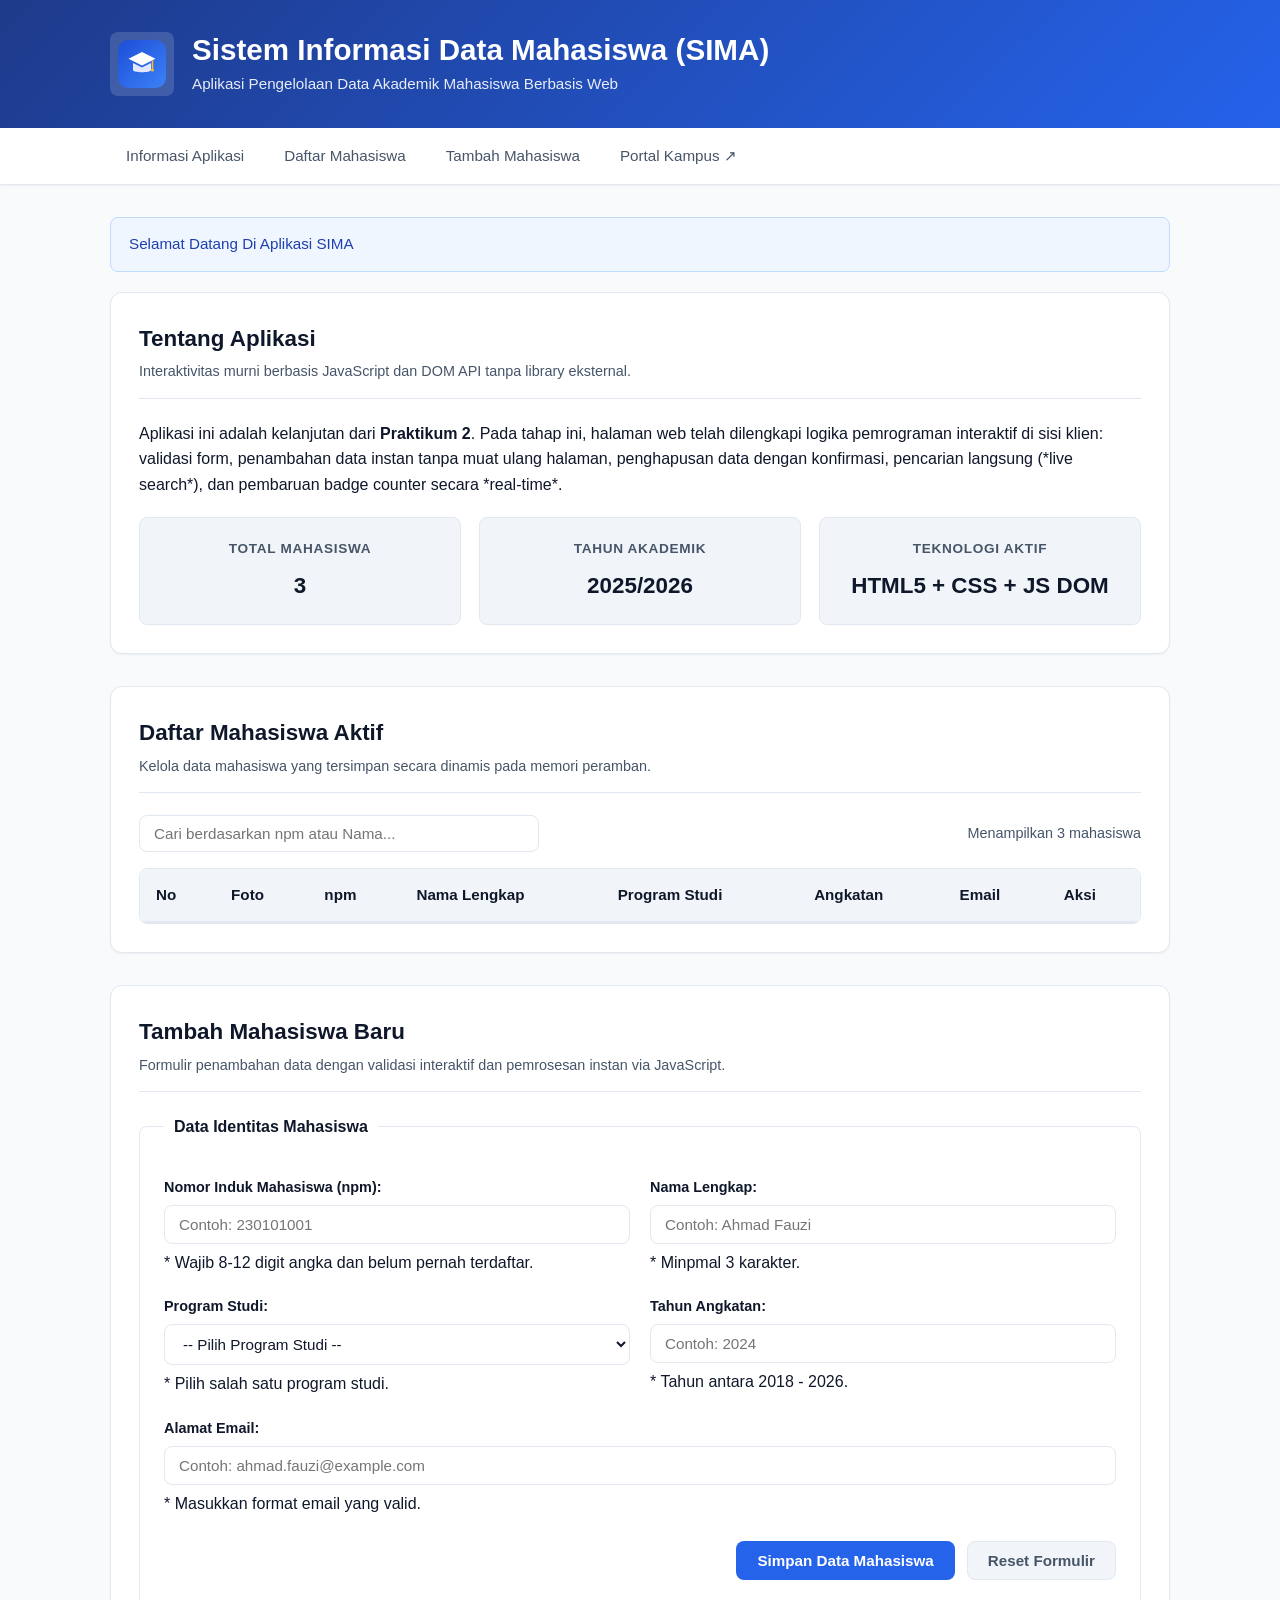
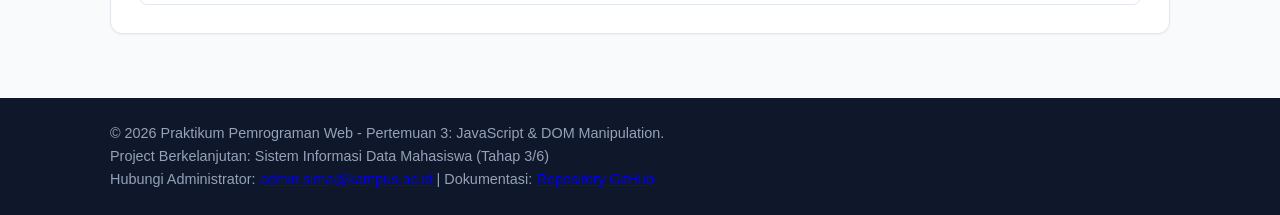
<file: index.html>
<!DOCTYPE html>
<html lang="id">
<head>
    <meta charset="UTF-8">
    <meta name="viewport" content="width=device-width, initial-scale=1.0">
    <title>Sistem Informasi Data Mahasiswa - Praktikum 3</title>
    <link rel="stylesheet" href="style.css">
</head>
<body>

    <!-- 1. Header Aplikasi -->
    <header class="site-header">
        <div class="container header-brand">
            <a href="index.html" class="brand-logo" title="Beranda SIMA">
                <img src="img/logo-sima.svg" alt="Logo Resmi SIMA Kampus" width="48" height="48">
            </a>
            <div>
                <h1>Sistem Informasi Data Mahasiswa (SIMA)</h1>
                <p>Aplikasi Pengelolaan Data Akademik Mahasiswa Berbasis Web</p>
            </div>
        </div>
    </header>

    <!-- 2. Navigation Bar Sticky -->
    <nav class="site-nav">
        <div class="container">
            <ul>
                <li><a href="#informasi">Informasi Aplikasi</a></li>
                <li><a href="#daftar-mahasiswa">Daftar Mahasiswa</a></li>
                <li><a href="#form-tambah">Tambah Mahasiswa</a></li>
                <li><a href="https://kampus.ac.id" target="_blank" rel="noopener noreferrer">Portal Kampus &UpperRightArrow;</a></li>
            </ul>
        </div>
    </nav>

    <!-- Konten Utama Halaman -->
    <main>
        <div class="container">

            <!-- Kotak Notifikasi Alert Dinamis (dikontrol oleh JS) -->
            <div id="alert-box" class="alert-box" role="alert"></div>

            <!-- 3. Section Informasi Aplikasi -->
            <section id="informasi" class="content-section">
                <div class="section-header">
                    <h2>Tentang Aplikasi</h2>
                    <p>Interaktivitas murni berbasis JavaScript dan DOM API tanpa library eksternal.</p>
                </div>
                <p>
                    Aplikasi ini adalah kelanjutan dari <strong>Praktikum 2</strong>. Pada tahap ini, 
                    halaman web telah dilengkapi logika pemrograman interaktif di sisi klien: validasi form, 
                    penambahan data instan tanpa muat ulang halaman, penghapusan data dengan konfirmasi, 
                    pencarian langsung (*live search*), dan pembaruan badge counter secara *real-time*.
                </p>

                <div class="info-grid">
                    <article class="info-card">
                        <h3>Total Mahasiswa</h3>
                        <p id="total-mahasiswa-badge" class="counter-highlight">3</p>
                    </article>
                    <article class="info-card">
                        <h3>Tahun Akademik</h3>
                        <p>2025/2026</p>
                    </article>
                    <article class="info-card">
                        <h3>Teknologi Aktif</h3>
                        <p>HTML5 + CSS + JS DOM</p>
                    </article>
                </div>
            </section>

            <!-- 4. Section Daftar Mahasiswa, Toolbar Pencarian & 5. Tabel Data -->
            <section id="daftar-mahasiswa" class="content-section">
                <div class="section-header">
                    <h2>Daftar Mahasiswa Aktif</h2>
                    <p>Kelola data mahasiswa yang tersimpan secara dinamis pada memori peramban.</p>
                </div>

                <!-- Toolbar Pencarian dan Ringkasan Jumlah -->
                <div class="table-toolbar">
                    <div class="search-box">
                        <input 
                            type="search" 
                            id="input-search" 
                            class="search-input" 
                            placeholder="Cari berdasarkan npm atau Nama...">
                    </div>
                    <div id="total-mahasiswa-info" class="status-summary">
                        Menampilkan 3 mahasiswa
                    </div>
                </div>

                <!-- Tabel Data Responsif -->
                <div class="table-responsive">
                    <table class="data-table">
                        <thead>
                            <tr>
                                <th>No</th>
                                <th>Foto</th>
                                <th>npm</th>
                                <th>Nama Lengkap</th>
                                <th>Program Studi</th>
                                <th>Angkatan</th>
                                <th>Email</th>
                                <th>Aksi</th>
                            </tr>
                        </thead>
                        <tbody id="tabel-body-mahasiswa">
                            <!-- Baris tabel akan di-generate secara dinamis oleh app.js -->
                        </tbody>
                    </table>
                </div>
            </section>

            <!-- 6. Section Form Tambah Mahasiswa dengan Validasi JS -->
            <section id="form-tambah" class="content-section">
                <div class="section-header">
                    <h2>Tambah Mahasiswa Baru</h2>
                    <p>Formulir penambahan data dengan validasi interaktif dan pemrosesan instan via JavaScript.</p>
                </div>

                <form id="form-tambah-mahasiswa" class="app-form" novalidate>
                    <fieldset>
                        <legend>Data Identitas Mahasiswa</legend>

                        <div class="form-grid">
                            <div class="form-group">
                                <label for="npm" class="form-label">Nomor Induk Mahasiswa (npm):</label>
                                <input 
                                    type="text" 
                                    id="npm" 
                                    name="npm" 
                                    class="form-input" 
                                    placeholder="Contoh: 230101001">
                                <span class="form-help">* Wajib 8-12 digit angka dan belum pernah terdaftar.</span>
                            </div>

                            <div class="form-group">
                                <label for="nama" class="form-label">Nama Lengkap:</label>
                                <input 
                                    type="text" 
                                    id="nama" 
                                    name="nama" 
                                    class="form-input" 
                                    placeholder="Contoh: Ahmad Fauzi">
                                <span class="form-help">* Minpmal 3 karakter.</span>
                            </div>

                            <div class="form-group">
                                <label for="program_studi" class="form-label">Program Studi:</label>
                                <select id="program_studi" name="program_studi" class="form-select">
                                    <option value="">-- Pilih Program Studi --</option>
                                    <option value="Teknik Informatika">Teknik Informatika</option>
                                    <option value="Sistem Informasi">Sistem Informasi</option>
                                    <option value="Teknologi Informasi">Teknologi Informasi</option>
                                    <option value="Rekayasa Perangkat Lunak">Rekayasa Perangkat Lunak</option>
                                </select>
                                <span class="form-help">* Pilih salah satu program studi.</span>
                            </div>

                            <div class="form-group">
                                <label for="angkatan" class="form-label">Tahun Angkatan:</label>
                                <input 
                                    type="number" 
                                    id="angkatan" 
                                    name="angkatan" 
                                    class="form-input" 
                                    placeholder="Contoh: 2024">
                                <span class="form-help">* Tahun antara 2018 - 2026.</span>
                            </div>

                            <div class="form-group full-width">
                                <label for="email" class="form-label">Alamat Email:</label>
                                <input 
                                    type="email" 
                                    id="email" 
                                    name="email" 
                                    class="form-input" 
                                    placeholder="Contoh: ahmad.fauzi@example.com">
                                <span class="form-help">* Masukkan format email yang valid.</span>
                            </div>
                        </div>

                        <div class="form-actions">
                            <button type="submit" class="btn btn-primary">Simpan Data Mahasiswa</button>
                            <button type="reset" class="btn btn-secondary">Reset Formulir</button>
                        </div>
                    </fieldset>
                </form>
            </section>

        </div>
    </main>

    <!-- 7. Footer -->
    <footer class="site-footer">
        <div class="container">
            <p>&copy; 2026 Praktikum Pemrograman Web - Pertemuan 3: JavaScript & DOM Manipulation.</p>
            <p>Project Berkelanjutan: Sistem Informasi Data Mahasiswa (Tahap 3/6)</p>
            <p>
                Hubungi Administrator: <a href="mailto:admin.sima@kampus.ac.id">admin.sima@kampus.ac.id</a> | 
                Dokumentasi: <a href="https://github.com" target="_blank" rel="noopener noreferrer">Repository GitHub</a>
            </p>
        </div>
    </footer>

    <!-- Tambahkan Script JavaScript Eksternal -->
    <script src="app.js"></script>

    <script src="app.js"></script>
</body>
</html>
</file>
<file: style.css>
/* ==========================================================================
   Praktikum 3: Implementasi Interaktivitas Web Menggunakan JavaScript dan DOM
   Project: Sistem Informasi Data Mahasiswa (SIMA)
   Mewarisi & Memperluas Praktikum 2 (Native CSS)
   ========================================================================== */

/* 1. CSS Variables */
:root {
    --primary-color: #2563eb;
    --primary-hover: #1d4ed8;
    --primary-light: #eff6ff;
    --secondary-color: #64748b;
    --secondary-hover: #475569;
    --success-color: #10b981;
    --success-light: #ecfdf5;
    --danger-color: #ef4444;
    --danger-hover: #dc2626;
    --danger-light: #fef2f2;
    --warning-color: #f59e0b;
    
    --bg-page: #f8fafc;
    --bg-surface: #ffffff;
    --bg-surface-alt: #f1f5f9;
    
    --text-primary: #0f172a;
    --text-secondary: #475569;
    --text-muted: #94a3b8;
    --text-inverse: #ffffff;
    
    --border-color: #e2e8f0;
    --border-radius-sm: 4px;
    --border-radius-md: 8px;
    --border-radius-lg: 12px;
    
    --shadow-sm: 0 1px 2px 0 rgba(0, 0, 0, 0.05);
    --shadow-md: 0 4px 6px -1px rgba(0, 0, 0, 0.1), 0 2px 4px -2px rgba(0, 0, 0, 0.1);
    
    --font-main: -apple-system, BlinkMacSystemFont, "Segoe UI", Roboto, Oxygen, Ubuntu, Cantarell, "Helvetica Neue", sans-serif;
    --line-height-normal: 1.6;
}

/* 2. Reset & Base Styles */
*, *::before, *::after {
    box-sizing: border-box;
    margin: 0;
    padding: 0;
}

html {
    scroll-behavior: smooth;
}

body {
    font-family: var(--font-main);
    line-height: var(--line-height-normal);
    color: var(--text-primary);
    background-color: var(--bg-page);
    min-height: 100vh;
    display: flex;
    flex-direction: column;
}

.container {
    width: 100%;
    max-width: 1100px;
    margin-left: auto;
    margin-right: auto;
    padding-left: 20px;
    padding-right: 20px;
}

/* 3. Header */
.site-header {
    background: linear-gradient(135deg, #1e3a8a 0%, #2563eb 100%);
    color: var(--text-inverse);
    padding: 32px 0;
    box-shadow: var(--shadow-md);
}

.header-brand {
    display: flex;
    align-items: center;
    gap: 18px;
}

.brand-logo {
    display: flex;
    align-items: center;
    justify-content: center;
    background-color: rgba(255, 255, 255, 0.15);
    padding: 8px;
    border-radius: var(--border-radius-md);
    transition: transform 0.2s ease, background-color 0.2s ease;
}

.brand-logo:hover {
    transform: scale(1.05);
    background-color: rgba(255, 255, 255, 0.25);
}

.header-brand h1 {
    font-size: 1.85rem;
    font-weight: 700;
    line-height: 1.2;
    margin-bottom: 4px;
}

.header-brand p {
    font-size: 0.95rem;
    opacity: 0.9;
}

/* 4. Navigation Bar */
.site-nav {
    background-color: var(--bg-surface);
    border-bottom: 1px solid var(--border-color);
    position: sticky;
    top: 0;
    z-index: 100;
    box-shadow: var(--shadow-sm);
}

.site-nav ul {
    list-style: none;
    display: flex;
    gap: 8px;
    overflow-x: auto;
    padding: 6px 0;
}

.site-nav a {
    display: block;
    padding: 10px 16px;
    color: var(--text-secondary);
    text-decoration: none;
    font-weight: 500;
    font-size: 0.95rem;
    border-radius: var(--border-radius-sm);
    transition: all 0.2s ease;
    white-space: nowrap;
}

.site-nav a:hover {
    color: var(--primary-color);
    background-color: var(--primary-light);
}

/* 5. Main Content & Sections */
main {
    flex: 1;
    padding: 32px 0;
}

.content-section {
    background-color: var(--bg-surface);
    border: 1px solid var(--border-color);
    border-radius: var(--border-radius-lg);
    padding: 28px;
    margin-bottom: 32px;
    box-shadow: var(--shadow-sm);
}

.section-header {
    border-bottom: 1px solid var(--border-color);
    padding-bottom: 14px;
    margin-bottom: 22px;
}

.section-header h2 {
    font-size: 1.4rem;
    color: var(--text-primary);
    font-weight: 700;
}

.section-header p {
    font-size: 0.9rem;
    color: var(--text-secondary);
    margin-top: 4px;
}

/* Info Grid */
.info-grid {
    display: grid;
    grid-template-columns: repeat(auto-fit, minmax(220px, 1fr));
    gap: 18px;
    margin-top: 20px;
}

.info-card {
    background-color: var(--bg-surface-alt);
    border: 1px solid var(--border-color);
    border-radius: var(--border-radius-md);
    padding: 20px;
    text-align: center;
}

.info-card h3 {
    font-size: 0.85rem;
    text-transform: uppercase;
    letter-spacing: 0.05em;
    color: var(--text-secondary);
    margin-bottom: 8px;
}

.info-card p {
    font-size: 1.4rem;
    font-weight: 700;
    color: var(--text-primary);
}

.counter-highlight {
    color: var(--primary-color);
}

/* 6. Alert Notification Box (Dinamis dari JS) */
.alert-box {
    padding: 14px 18px;
    border-radius: var(--border-radius-md);
    margin-bottom: 20px;
    font-size: 0.95rem;
    font-weight: 500;
    display: none;
    animation: fadeIn 0.3s ease;
}

.alert-box.show {
    display: block;
}

.alert-success {
    background-color: var(--success-light);
    color: #065f46;
    border: 1px solid #a7f3d0;
}

.alert-danger {
    background-color: var(--danger-light);
    color: #991b1b;
    border: 1px solid #fecaca;
}

.alert-info {
    background-color: var(--primary-light);
    color: #1e40af;
    border: 1px solid #bfdbfe;
}

@keyframes fadeIn {
    from { opacity: 0; transform: translateY(-6px); }
    to { opacity: 1; transform: translateY(0); }
}

/* 7. Search Bar Container */
.table-toolbar {
    display: flex;
    justify-content: space-between;
    align-items: center;
    flex-wrap: wrap;
    gap: 12px;
    margin-bottom: 16px;
}

.search-box {
    position: relative;
    flex: 1;
    max-width: 400px;
}

.search-input {
    width: 100%;
    padding: 9px 14px;
    font-size: 0.95rem;
    border: 1.5px solid var(--border-color);
    border-radius: var(--border-radius-md);
    outline: none;
    transition: all 0.2s;
}

.search-input:focus {
    border-color: var(--primary-color);
    box-shadow: 0 0 0 3px rgba(37, 99, 235, 0.15);
}

.status-summary {
    font-size: 0.9rem;
    color: var(--text-secondary);
    font-weight: 500;
}

/* 8. Data Table */
.table-responsive {
    width: 100%;
    overflow-x: auto;
    border-radius: var(--border-radius-md);
    border: 1px solid var(--border-color);
}

.data-table {
    width: 100%;
    border-collapse: collapse;
    font-size: 0.95rem;
    text-align: left;
}

.data-table thead {
    background-color: var(--bg-surface-alt);
    border-bottom: 2px solid var(--border-color);
}

.data-table th {
    padding: 14px 16px;
    font-weight: 600;
    color: var(--text-primary);
    white-space: nowrap;
}

.data-table td {
    padding: 14px 16px;
    border-bottom: 1px solid var(--border-color);
    color: var(--text-secondary);
    vertical-align: middle;
}

.data-table tbody tr:hover {
    background-color: #f8fafc;
}

.avatar-img {
    width: 36px;
    height: 36px;
    border-radius: 50%;
    object-fit: cover;
    display: block;
}

.badge {
    display: inline-block;
    padding: 4px 10px;
    font-size: 0.8rem;
    font-weight: 600;
    border-radius: 9999px;
    background-color: var(--primary-light);
    color: var(--primary-color);
}

.link-email {
    color: var(--primary-color);
    text-decoration: none;
}

.link-email:hover {
    text-decoration: underline;
}

.empty-row {
    text-align: center;
    padding: 32px !important;
    color: var(--text-muted);
    font-style: italic;
}

/* 9. Form Styles */
.app-form fieldset {
    border: 1px solid var(--border-color);
    border-radius: var(--border-radius-md);
    padding: 24px;
}

.app-form legend {
    font-size: 1rem;
    font-weight: 600;
    color: var(--text-primary);
    padding: 0 10px;
}

.form-grid {
    display: grid;
    grid-template-columns: repeat(2, 1fr);
    gap: 20px;
    margin-top: 12px;
}

.form-group {
    display: flex;
    flex-direction: column;
    gap: 6px;
}

.form-group.full-width {
    grid-column: 1 / -1;
}

.form-group label {
    font-size: 0.9rem;
    font-weight: 600;
    color: var(--text-primary);
}

.required {
    color: var(--danger-color);
}

.form-group input,
.form-group select {
    padding: 10px 14px;
    font-size: 0.95rem;
    border: 1px solid var(--border-color);
    border-radius: var(--border-radius-md);
    background-color: var(--bg-surface);
    color: var(--text-primary);
    outline: none;
    transition: all 0.2s ease;
}

.form-group input:focus,
.form-group select:focus {
    border-color: var(--primary-color);
    box-shadow: 0 0 0 3px rgba(37, 99, 235, 0.15);
}

.form-actions {
    display: flex;
    justify-content: flex-end;
    gap: 12px;
    margin-top: 24px;
}

/* 10. Buttons */
.btn {
    display: inline-flex;
    align-items: center;
    justify-content: center;
    padding: 10px 20px;
    font-size: 0.95rem;
    font-weight: 600;
    border-radius: var(--border-radius-md);
    border: 1px solid transparent;
    cursor: pointer;
    transition: all 0.2s ease;
    text-decoration: none;
}

.btn-primary {
    background-color: var(--primary-color);
    color: var(--text-inverse);
}

.btn-primary:hover {
    background-color: var(--primary-hover);
}

.btn-secondary {
    background-color: var(--bg-surface-alt);
    color: var(--text-secondary);
    border-color: var(--border-color);
}

.btn-secondary:hover {
    background-color: #e2e8f0;
    color: var(--text-primary);
}

.btn-danger {
    background-color: var(--danger-color);
    color: var(--text-inverse);
}

.btn-danger:hover {
    background-color: var(--danger-hover);
}

.btn-sm {
    padding: 6px 12px;
    font-size: 0.85rem;
}

/* 11. Footer */
.site-footer {
    background-color: #0f172a;
    color: #94a3b8;
    padding: 24px 0;
    font-size: 0.9rem;
    margin-top: auto;
}

.footer-content {
    display: flex;
    justify-content: space-between;
    align-items: center;
    flex-wrap: wrap;
    gap: 12px;
}

/* 12. Media Queries */
@media (max-width: 768px) {
    .form-grid {
        grid-template-columns: 1fr;
    }
    
    .header-brand {
        flex-direction: column;
        text-align: center;
    }
    
    .table-toolbar {
        flex-direction: column;
        align-items: stretch;
    }
    
    .search-box {
        max-width: 100%;
    }
    
    .footer-content {
        flex-direction: column;
        text-align: center;
    }
}
</file>
